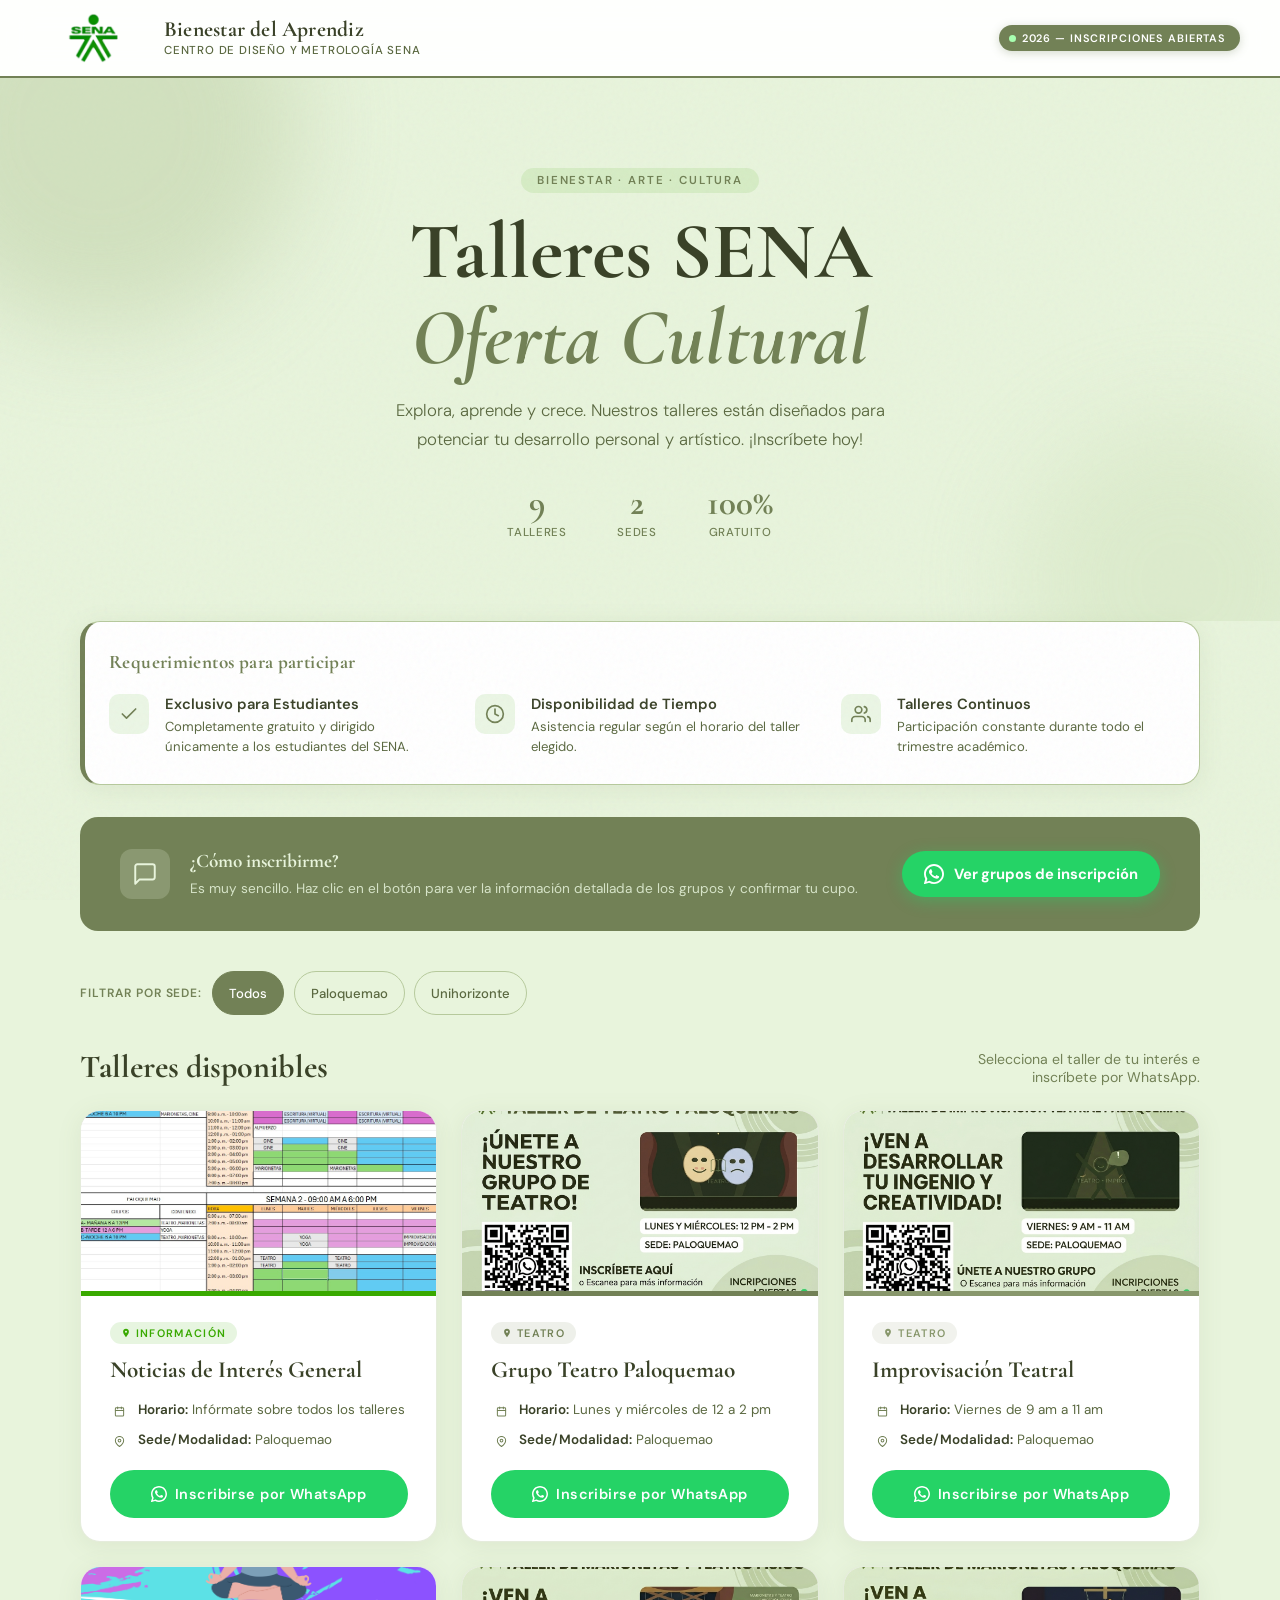
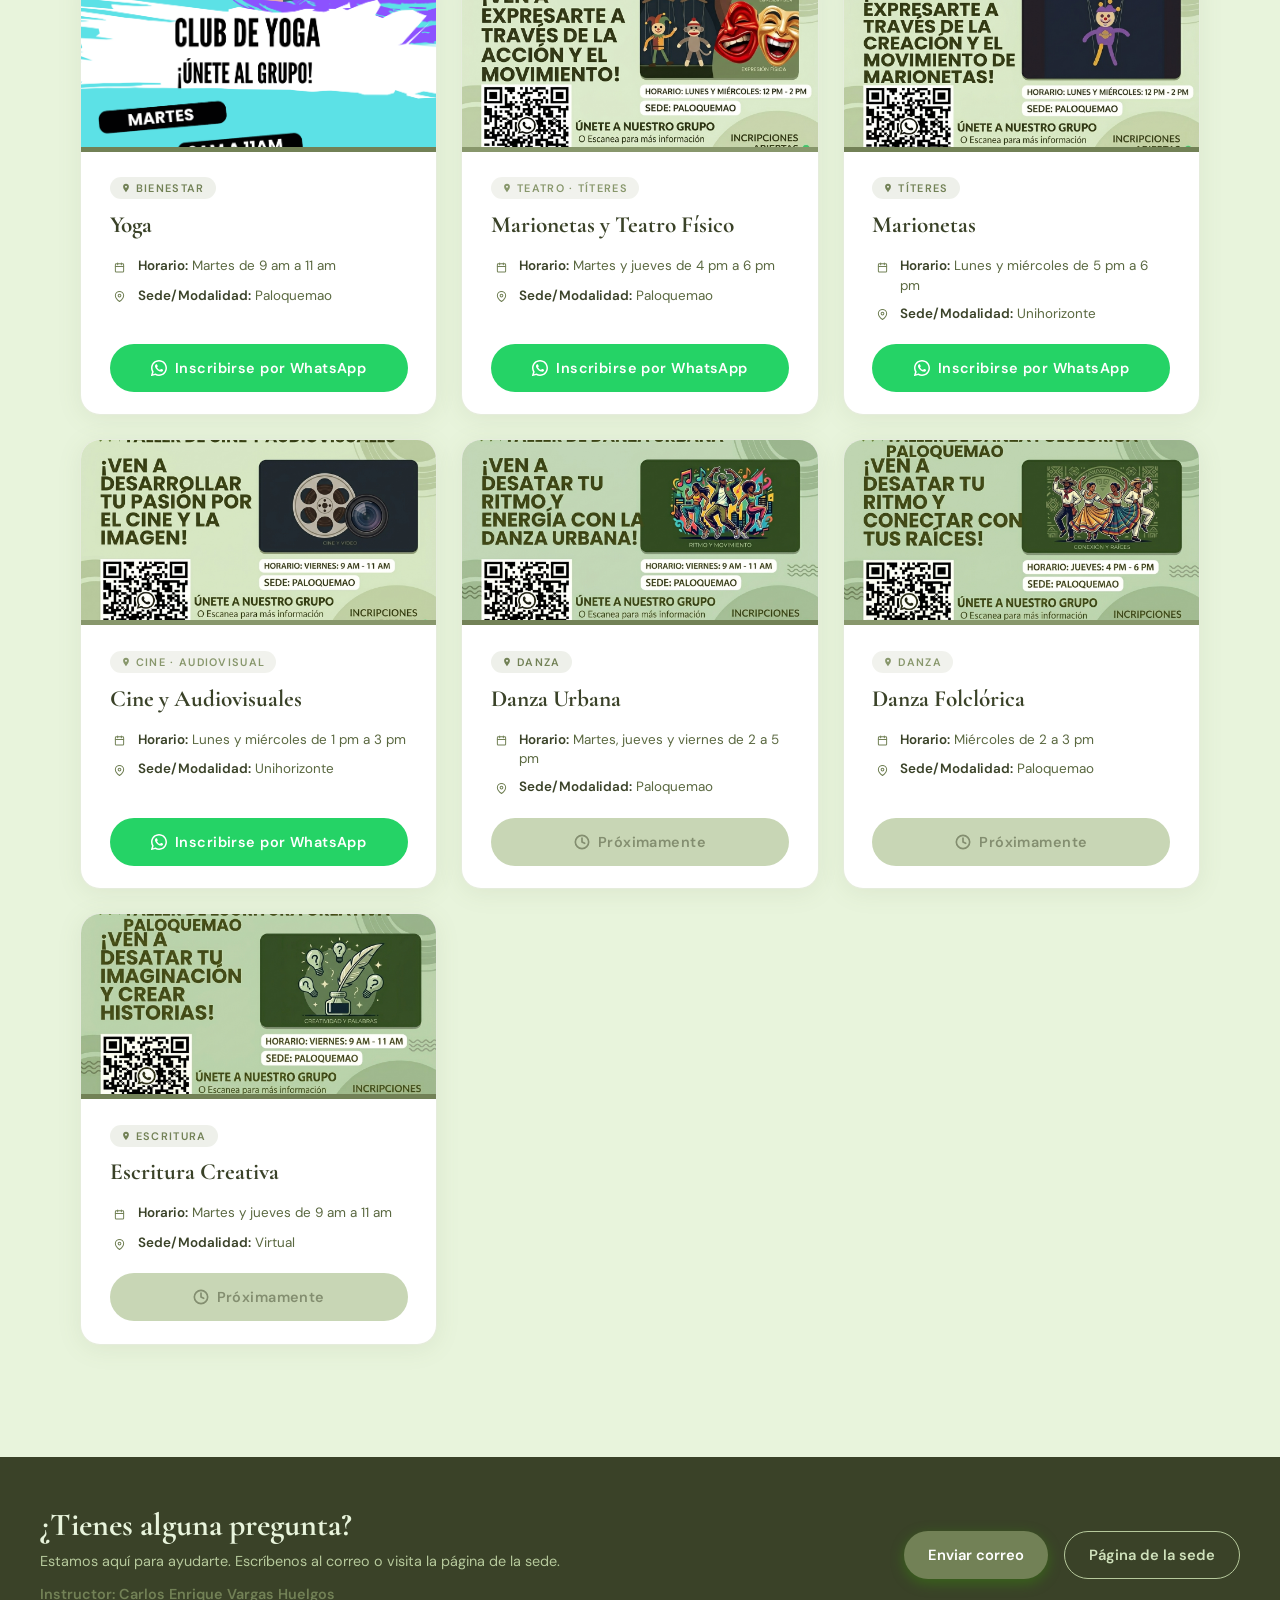
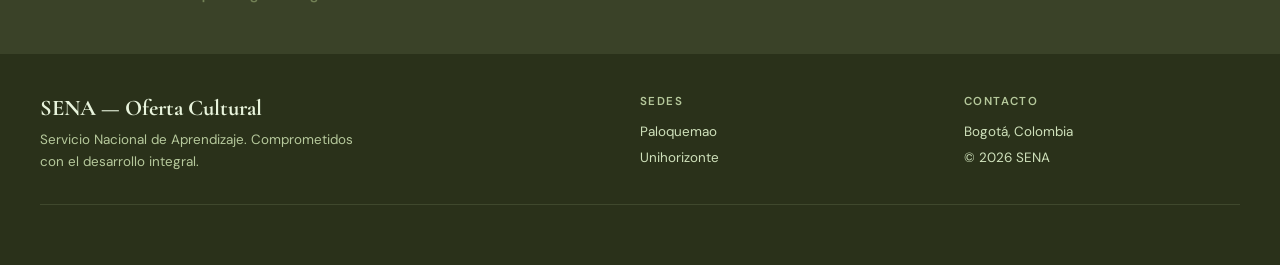
<file: index.html>
<!DOCTYPE html>
<html lang="es">
<head>
  <meta charset="UTF-8" />
  <meta name="viewport" content="width=device-width, initial-scale=1.0" />
  <title>Talleres SENA — Oferta Cultural</title>
  <link rel="preconnect" href="https://fonts.googleapis.com" />
  <link rel="preconnect" href="https://fonts.gstatic.com" crossorigin />
  <link href="https://fonts.googleapis.com/css2?family=Cormorant+Garamond:ital,wght@0,400;0,600;0,700;1,400&family=DM+Sans:wght@300;400;500;600&display=swap" rel="stylesheet" />
  <link rel="stylesheet" href="Styless.css">
</head>
<body>

  <header>
    <div class="header-inner">
      <div class="header-brand">
        <div class="logo-slot">
          <img src="IMG/Rectangle 1 (1) (1) (1) (1).png" alt="Logo SENA" class="logo-img" />
          <div class="logo-fallback" aria-hidden="true">
            <svg viewBox="0 0 40 40" fill="none" xmlns="http://www.w3.org/2000/svg">
              <circle cx="20" cy="20" r="18" fill="#728156" opacity="0.15"/>
              <path d="M10 26 Q15 14 20 20 Q25 26 30 14" stroke="#728156" stroke-width="2.5" stroke-linecap="round" fill="none"/>
              <circle cx="20" cy="12" r="3.5" fill="#728156"/>
            </svg>
          </div>
        </div>
        <div class="header-brand-text">
          <span class="header-brand-title">Bienestar del Aprendiz</span>
          <span class="header-brand-sub">Centro de Diseño y Metrología SENA</span>
        </div>
      </div>
      <div class="header-badge">
        <span class="badge-dot"></span>
        2026 — Inscripciones abiertas
      </div>
    </div>
  </header>

  <section class="hero">
    <div class="hero-decoration a"></div>
    <div class="hero-decoration b"></div>
    <div class="hero-eyebrow">Bienestar · Arte · Cultura</div>
    <h1>Talleres SENA<br /><em>Oferta Cultural</em></h1>
    <p class="hero-sub">
      Explora, aprende y crece. Nuestros talleres están diseñados para potenciar tu desarrollo personal y artístico. ¡Inscríbete hoy!
    </p>
    <div class="hero-stats">
      <div class="hero-stat">
        <span class="num">9</span>
        <span class="label">Talleres</span>
      </div>
      <div class="hero-stat">
        <span class="num">2</span>
        <span class="label">Sedes</span>
      </div>
      <div class="hero-stat">
        <span class="num">100%</span>
        <span class="label">Gratuito</span>
      </div>
    </div>
  </section>

  <div class="requisitos-banner">
    <div class="requisitos-inner">
      <h3 class="requisitos-title">Requerimientos para participar</h3>
      <div class="requisitos-grid">
        <div class="requisito-item">
          <div class="requisito-icon">
            <svg viewBox="0 0 24 24" fill="none" stroke="currentColor" stroke-width="2" stroke-linecap="round" stroke-linejoin="round">
              <polyline points="20 6 9 17 4 12"/>
            </svg>
          </div>
          <div>
            <strong>Exclusivo para Estudiantes</strong>
            <p>Completamente gratuito y dirigido únicamente a los estudiantes del SENA.</p>
          </div>
        </div>
        <div class="requisito-item">
          <div class="requisito-icon">
            <svg viewBox="0 0 24 24" fill="none" stroke="currentColor" stroke-width="2" stroke-linecap="round" stroke-linejoin="round">
              <circle cx="12" cy="12" r="10"/><polyline points="12 6 12 12 16 14"/>
            </svg>
          </div>
          <div>
            <strong>Disponibilidad de Tiempo</strong>
            <p>Asistencia regular según el horario del taller elegido.</p>
          </div>
        </div>
        <div class="requisito-item">
          <div class="requisito-icon">
            <svg viewBox="0 0 24 24" fill="none" stroke="currentColor" stroke-width="2" stroke-linecap="round" stroke-linejoin="round">
              <path d="M17 21v-2a4 4 0 0 0-4-4H5a4 4 0 0 0-4 4v2"/><circle cx="9" cy="7" r="4"/><path d="M23 21v-2a4 4 0 0 0-3-3.87"/><path d="M16 3.13a4 4 0 0 1 0 7.75"/>
            </svg>
          </div>
          <div>
            <strong>Talleres Continuos</strong>
            <p>Participación constante durante todo el trimestre académico.</p>
          </div>
        </div>
      </div>
    </div>
  </div>

  <div class="info-banner">
    <div class="info-banner-inner">
      <div class="info-banner-icon">
        <svg viewBox="0 0 24 24" fill="none" stroke="currentColor" stroke-width="1.8" stroke-linecap="round" stroke-linejoin="round">
          <path d="M21 15a2 2 0 0 1-2 2H7l-4 4V5a2 2 0 0 1 2-2h14a2 2 0 0 1 2 2z"/>
        </svg>
      </div>
      <div class="info-banner-text">
        <h3>¿Cómo inscribirme?</h3>
        <p>Es muy sencillo. Haz clic en el botón para ver la información detallada de los grupos y confirmar tu cupo.</p>
      </div>
      <a href="https://disenometrologia.blogspot.com/" class="btn-whatsapp">
        <svg width="20" height="20" viewBox="0 0 24 24" fill="currentColor">
          <path d="M17.472 14.382c-.297-.149-1.758-.867-2.03-.967-.273-.099-.471-.148-.67.15-.197.297-.767.966-.94 1.164-.173.199-.347.223-.644.075-.297-.15-1.255-.463-2.39-1.475-.883-.788-1.48-1.761-1.653-2.059-.173-.297-.018-.458.13-.606.134-.133.298-.347.446-.52.149-.174.198-.298.298-.497.099-.198.05-.371-.025-.52-.075-.149-.669-1.612-.916-2.207-.242-.579-.487-.5-.669-.51-.173-.008-.371-.01-.57-.01-.198 0-.52.074-.792.372-.272.297-1.04 1.016-1.04 2.479 0 1.462 1.065 2.875 1.213 3.074.149.198 2.096 3.2 5.077 4.487.709.306 1.262.489 1.694.625.712.227 1.36.195 1.871.118.571-.085 1.758-.719 2.006-1.413.248-.694.248-1.289.173-1.413-.074-.124-.272-.198-.57-.347z"/>
          <path d="M12 0C5.373 0 0 5.373 0 12c0 2.127.558 4.126 1.532 5.859L.057 23.03a.75.75 0 0 0 .914.914l5.17-1.475A11.943 11.943 0 0 0 12 24c6.627 0 12-5.373 12-12S18.627 0 12 0zm0 21.75a9.713 9.713 0 0 1-4.951-1.355l-.355-.212-3.677 1.05 1.068-3.565-.232-.367A9.718 9.718 0 0 1 2.25 12C2.25 6.615 6.615 2.25 12 2.25S21.75 6.615 21.75 12 17.385 21.75 12 21.75z"/>
        </svg>
        Ver grupos de inscripción
      </a>
    </div>
  </div>

  <div class="filter-bar">
    <span class="filter-label">Filtrar por sede:</span>
    <button class="filter-btn active" data-filter="all">Todos</button>
    <button class="filter-btn" data-filter="paloquemao">Paloquemao</button>
    <button class="filter-btn" data-filter="unihorizonte">Unihorizonte</button>
  </div>

  <div class="section-header">
    <h2>Talleres disponibles</h2>
    <p>Selecciona el taller de tu interés e inscríbete por WhatsApp.</p>
  </div>

  <main class="main-content">
    <div class="cards-grid" id="cardsGrid">
      <!-- Los talleres se cargarán aquí -->
    </div>
  </main>

  <section class="contacto-section">
    <div class="contacto-inner">
      <div class="contacto-text">
        <h2>¿Tienes alguna pregunta?</h2>
        <p>Estamos aquí para ayudarte. Escríbenos al correo o visita la página de la sede.</p>
        <p style="margin-top: 10px; font-weight: 600; color: #728156;">Instructor: Carlos Enrique Vargas Huelgos</p>
      </div>
      <div class="contacto-acciones">
        <a href="mailto:cvargash@sena.edu.co" class="btn-contacto btn-email">Enviar correo</a>
        <a href="https://disenometrologia.blogspot.com/" target="_blank" class="btn-contacto btn-sede">Página de la sede</a>
      </div>
    </div>
  </section>

  <footer>
    <div class="footer-inner">
      <div class="footer-top">
        <div class="footer-brand">
          <span>SENA — Oferta Cultural</span>
          <p>Servicio Nacional de Aprendizaje. Comprometidos con el desarrollo integral.</p>
        </div>
        <div class="footer-col">
          <h4>Sedes</h4>
          <ul><li>Paloquemao</li><li>Unihorizonte</li></ul>
        </div>
        <div class="footer-col">
          <h4>Contacto</h4>
          <ul><li>Bogotá, Colombia</li><li>&copy; 2026 SENA</li></ul>
        </div>
      </div>
    </div>
  </footer>

  <!-- IMPORTANTE: El nombre del archivo debe coincidir con el que guardes -->
  <script src="Scripts.js"></script>
</body>
</html>
</file>
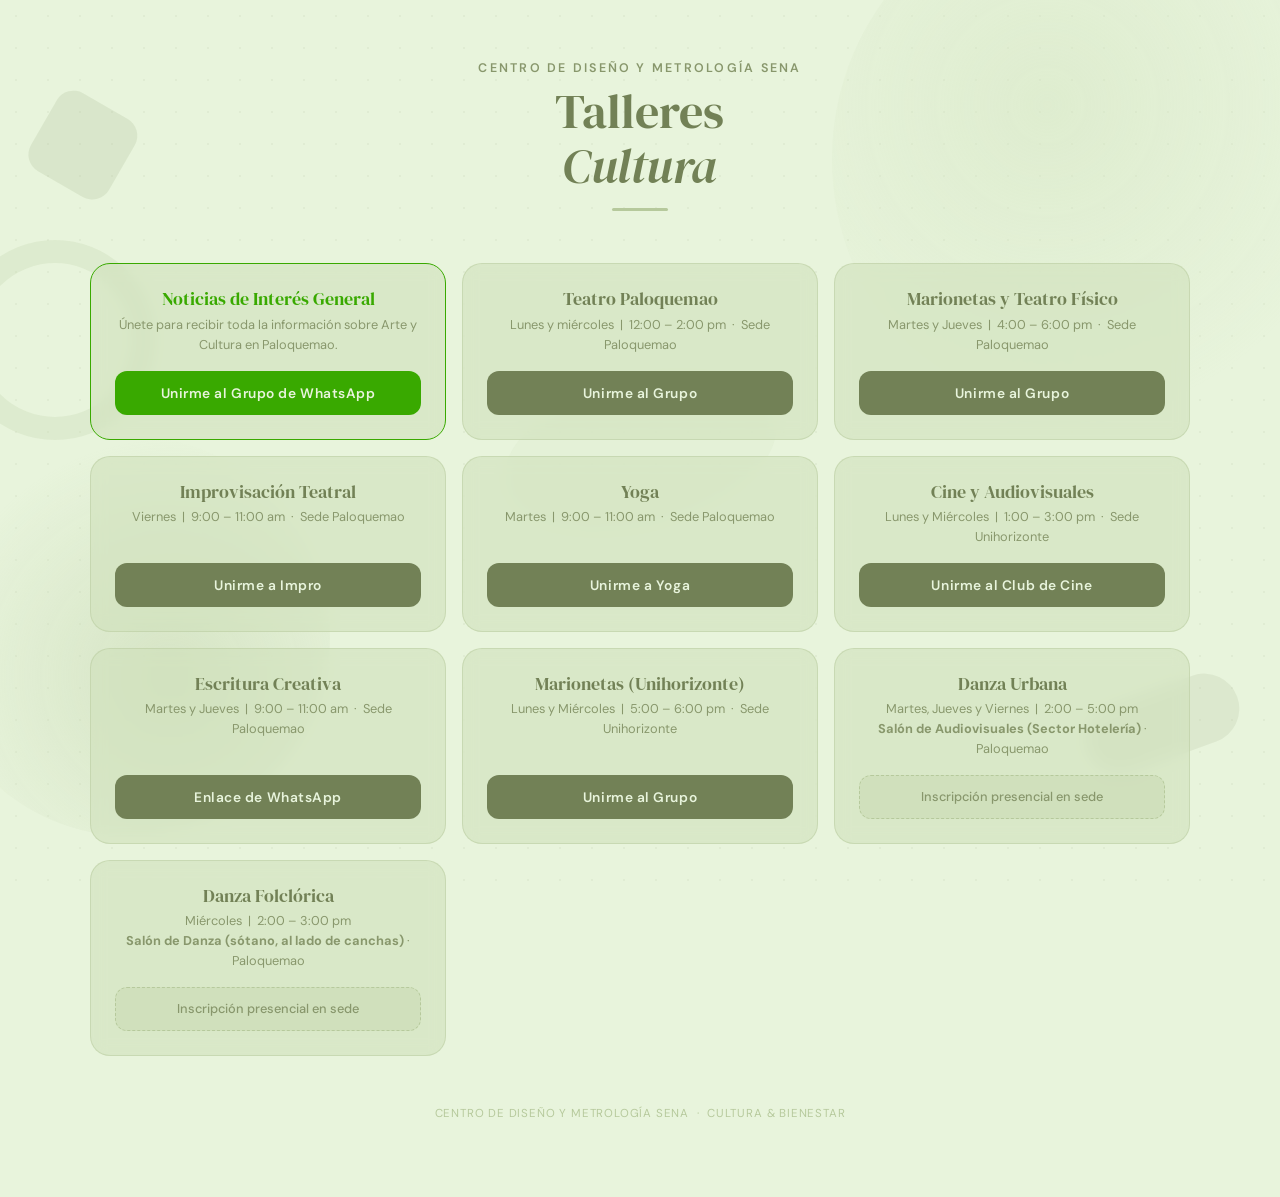
<file: UX/sena_grupos_refactored.html>
<!DOCTYPE html>
<html lang="es">
<head>
    <meta charset="UTF-8">
    <meta name="viewport" content="width=device-width, initial-scale=1.0, viewport-fit=cover">
    <title>Talleres Cultura SENA</title>
    <link href="https://fonts.googleapis.com/css2?family=DM+Serif+Display:ital@0;1&family=DM+Sans:opsz,wght@9..40,300;9..40,400;9..40,500;9..40,600&display=swap" rel="stylesheet">
    <link rel="stylesheet" href="Styles.css">

</head>
<body>

    <div class="bg-shapes">
        <div class="dots"></div>
        <div class="shape s1"></div>
        <div class="shape s2"></div>
        <div class="shape s3"></div>
        <div class="shape s4"></div>
        <div class="shape s5"></div>
        <div class="shape s6"></div>
    </div>

    <div class="page-wrapper">

        <header class="header">
            <p class="header-eyebrow">Centro de Diseño y Metrología SENA</p>
            <h1>Talleres<br><em>Cultura</em></h1>
            <div class="header-line"></div>
        </header>

        <main class="container">

            <div class="taller-item" style="border-color: #39A900;">
                <span class="taller-nombre" style="color: #39A900;">Noticias de Interés General</span>
                <span class="taller-horario">Únete para recibir toda la información sobre Arte y Cultura en Paloquemao.</span>
                <a href="https://chat.whatsapp.com/DickSKFJERoD8q3OvwV38C?mode=gi_t" class="btn-link special">Unirme al Grupo de WhatsApp</a>
            </div>

            <div class="taller-item">
                <span class="taller-nombre">Teatro Paloquemao</span>
                <span class="taller-horario">Lunes y miércoles &nbsp;|&nbsp; 12:00&nbsp;&ndash;&nbsp;2:00&nbsp;pm &nbsp;&middot;&nbsp; Sede Paloquemao</span>
                <a href="https://chat.whatsapp.com/JlCkML2D0o8ESwYIMf7yhe?mode=gi_t" class="btn-link">Unirme al Grupo</a>
            </div>

            <div class="taller-item">
                <span class="taller-nombre">Marionetas y Teatro Físico</span>
                <span class="taller-horario">Martes y Jueves &nbsp;|&nbsp; 4:00&nbsp;&ndash;&nbsp;6:00&nbsp;pm &nbsp;&middot;&nbsp; Sede Paloquemao</span>
                <a href="https://chat.whatsapp.com/LcFBjaaHYuKAzRbaDB5GQq?mode=gi_t" class="btn-link">Unirme al Grupo</a>
            </div>

            <div class="taller-item">
                <span class="taller-nombre">Improvisación Teatral</span>
                <span class="taller-horario">Viernes &nbsp;|&nbsp; 9:00&nbsp;&ndash;&nbsp;11:00&nbsp;am &nbsp;&middot;&nbsp; Sede Paloquemao</span>
                <a href="https://chat.whatsapp.com/Bjo0dRyTV6SGrJjRtiS3H3?mode=gi_t" class="btn-link">Unirme a Impro</a>
            </div>

            <div class="taller-item">
                <span class="taller-nombre">Yoga</span>
                <span class="taller-horario">Martes &nbsp;|&nbsp; 9:00&nbsp;&ndash;&nbsp;11:00&nbsp;am &nbsp;&middot;&nbsp; Sede Paloquemao</span>
                <a href="https://chat.whatsapp.com/B8KRfVKZ3HqF56wUTFU1aY?mode=gi_t" class="btn-link">Unirme a Yoga</a>
            </div>

            <div class="taller-item">
                <span class="taller-nombre">Cine y Audiovisuales</span>
                <span class="taller-horario">Lunes y Miércoles &nbsp;|&nbsp; 1:00&nbsp;&ndash;&nbsp;3:00&nbsp;pm &nbsp;&middot;&nbsp; Sede Unihorizonte</span>
                <a href="https://chat.whatsapp.com/G9GgIQqdK1IIKQjaa1cJ1Z?mode=gi_t" class="btn-link">Unirme al Club de Cine</a>
            </div>

            <div class="taller-item">
                <span class="taller-nombre">Escritura Creativa</span>
                <span class="taller-horario">Martes y Jueves &nbsp;|&nbsp; 9:00&nbsp;&ndash;&nbsp;11:00&nbsp;am &nbsp;&middot;&nbsp; Sede Paloquemao</span>
                <a href="https://chat.whatsapp.com/LLZ66wgDsi6Boo2Jr4Zyiq?mode=gi_t" class="btn-link">Enlace de WhatsApp</a>
            </div>

            <div class="taller-item">
                <span class="taller-nombre">Marionetas (Unihorizonte)</span>
                <span class="taller-horario">Lunes y Miércoles &nbsp;|&nbsp; 5:00&nbsp;&ndash;&nbsp;6:00&nbsp;pm &nbsp;&middot;&nbsp; Sede Unihorizonte</span>
                <a href="https://chat.whatsapp.com/L3aNUCYH1X59o9L7ZJhO9Q?mode=gi_t" class="btn-link">Unirme al Grupo</a>
            </div>

            <div class="taller-item">
                <span class="taller-nombre">Danza Urbana</span>
                <span class="taller-horario">Martes, Jueves y Viernes &nbsp;|&nbsp; 2:00&nbsp;&ndash;&nbsp;5:00&nbsp;pm <br> <strong>Salón de Audiovisuales (Sector Hotelería)</strong> &middot; Paloquemao</span>
                <span class="no-link">Inscripción presencial en sede</span>
            </div>

            <div class="taller-item">
                <span class="taller-nombre">Danza Folclórica</span>
                <span class="taller-horario">Miércoles &nbsp;|&nbsp; 2:00&nbsp;&ndash;&nbsp;3:00&nbsp;pm <br> <strong>Salón de Danza (sótano, al lado de canchas)</strong> &middot; Paloquemao</span>
                <span class="no-link">Inscripción presencial en sede</span>
            </div>

        </main>

        <p class="footer">Centro de Diseño y Metrología SENA &nbsp;&middot;&nbsp; Cultura &amp; Bienestar</p>

    </div>

</body>
</html>
</file>
<file: Styless.css>
/* ══════════════════════════════════════════════════
   TALLERES SENA — CSS Responsivo
   Oferta Cultural · Centro de Diseño y Metrología
   Paleta: Verde SENA + Blanco institucional
   ══════════════════════════════════════════════════ */

/* ── Variables ──────────────────────────────────── */
:root {
  --sena-verde:     #728156;   /* Verde corporativo SENA */
  --sena-verde-osc: #2d8500;   /* Verde oscuro hover    */
  --c1:  #728156;              /* Verde oliva principal  */
  --c2:  #728156;              /* Verde oliva medio      */
  --c3:  #B6C99C;              /* Verde oliva claro      */
  --c4:  #CFE1BB;              /* Verde muy claro        */
  --c5:  #E8F4DC;              /* Casi blanco verdoso    */
  --white: #ffffff;
  --text-dark:  #3a4228;
  --text-mid:   #5a6840;
  --text-light: #728156;
  --radius-card: 20px;
  --radius-btn:  100px;
  --shadow-soft: 0 8px 32px rgba(114,129,86,0.13);
  --shadow-card: 0 4px 24px rgba(114,129,86,0.10);
  --transition:  0.35s cubic-bezier(0.4,0,0.2,1);
  --px: 1rem;
}

/* ── Reset ──────────────────────────────────────── */
*, *::before, *::after { box-sizing: border-box; margin: 0; padding: 0; }
html { scroll-behavior: smooth; -webkit-text-size-adjust: 100%; }
body {
  font-family: 'DM Sans', sans-serif;
  background: var(--c5);
  color: var(--text-dark);
  min-height: 100vh;
  overflow-x: hidden;
  -webkit-font-smoothing: antialiased;
}
img, svg { max-width: 100%; display: block; }

/* ── Noise texture ──────────────────────────────── */
body::before {
  content: '';
  position: fixed; inset: 0;
  background-image: url("data:image/svg+xml,%3Csvg viewBox='0 0 256 256' xmlns='http://www.w3.org/2000/svg'%3E%3Cfilter id='noise'%3E%3CfeTurbulence type='fractalNoise' baseFrequency='0.9' numOctaves='4' stitchTiles='stitch'/%3E%3C/filter%3E%3Crect width='100%25' height='100%25' filter='url(%23noise)' opacity='0.04'/%3E%3C/svg%3E");
  pointer-events: none; z-index: 0;
}

/* ════════════════════════════════════════════════
   HEADER — Logos institucionales
   ════════════════════════════════════════════════ */
header {
  position: sticky; top: 0; z-index: 100;
  background: rgba(255,255,255,0.95);
  backdrop-filter: blur(14px);
  -webkit-backdrop-filter: blur(14px);
  border-bottom: 2px solid var(--sena-verde);
  padding: 0 var(--px);
  animation: slideDown 0.5s 0.05s both;
}

.header-inner {
  max-width: 1200px;
  margin: 0 auto;
  height: 70px;
  display: flex;
  align-items: center;
  justify-content: space-between;
  gap: 1rem;
}

/* ── Marca: logo + texto ── */
.header-brand {
  display: flex;
  align-items: center;
  gap: 14px;
  flex-shrink: 0;
}

/* Slot único del logo */
.logo-slot {
  width: 64px;
  height: 56px;
  display: flex;
  align-items: center;
  justify-content: center;
  flex-shrink: 0;
  position: relative;
}

.logo-fallback {
  position: absolute;
  inset: 6px;
  display: flex;
  align-items: center;
  justify-content: center;
}
.logo-fallback svg { width: 100%; height: 100%; }

/* Hide fallback when real logo loads */
.logo-img[src]:not([src=""]) + .logo-fallback { display: none; }

/* La imagen del logo */
.logo-img {
  width: 100%;
  height: 100%;
  object-fit: contain;
  padding: 4px;
  display: none;
}
.logo-img[src]:not([src=""]) { display: block; }

/* Texto al lado del logo */
.header-brand-text {
  display: flex;
  flex-direction: column;
  gap: 2px;
}

.header-brand-title {
  font-family: 'Cormorant Garamond', serif;
  font-size: 1.35rem;
  font-weight: 700;
  color: var(--text-dark);
  line-height: 1.1;
  letter-spacing: 0.01em;
}

.header-brand-sub {
  font-size: 0.72rem;
  font-weight: 500;
  color: var(--text-mid);
  text-transform: uppercase;
  letter-spacing: 0.07em;
}

.header-badge {
  display: inline-flex;
  align-items: center;
  gap: 6px;
  background: var(--sena-verde);
  color: var(--white);
  font-size: 0.68rem;
  font-weight: 600;
  letter-spacing: 0.08em;
  text-transform: uppercase;
  padding: 6px 14px 6px 10px;
  border-radius: var(--radius-btn);
  white-space: nowrap;
  box-shadow: 0 2px 10px rgba(114,129,86,0.3);
  animation: none;
}

.badge-dot {
  width: 7px;
  height: 7px;
  border-radius: 50%;
  background: #a8ffb0;
  flex-shrink: 0;
  box-shadow: 0 0 0 0 rgba(168,255,176,0.5);
  animation: pulse-dot 2s infinite;
}

@keyframes pulse-dot {
  0%   { box-shadow: 0 0 0 0 rgba(168,255,176,0.6); }
  70%  { box-shadow: 0 0 0 6px rgba(168,255,176,0); }
  100% { box-shadow: 0 0 0 0 rgba(168,255,176,0); }
}

/* ════════════════════════════════════════════════
   HERO
   ════════════════════════════════════════════════ */
.hero {
  position: relative;
  padding: 60px var(--px) 56px;
  text-align: center;
  overflow: hidden;
}

.hero-decoration {
  position: absolute; border-radius: 50%;
  filter: blur(50px); opacity: 0.45; pointer-events: none;
}
.hero-decoration.a { width: min(400px,90vw); height: min(400px,90vw); background: var(--c3); top: -150px; left: -100px; }
.hero-decoration.b { width: min(320px,80vw); height: min(320px,80vw); background: var(--c4); bottom: -120px; right: -60px; }

.hero-eyebrow {
  display: inline-block;
  font-size: 0.72rem; font-weight: 600;
  letter-spacing: 0.16em; text-transform: uppercase;
  color: var(--sena-verde);
  background: rgba(57,169,0,0.10);
  padding: 5px 16px; border-radius: 100px;
  margin-bottom: 1rem; position: relative;
}

.hero h1 {
  font-family: 'Cormorant Garamond', serif;
  font-size: clamp(2.2rem, 8vw, 5rem);
  font-weight: 700; line-height: 1.08;
  color: var(--text-dark);
  max-width: 820px; margin: 0 auto 0.9rem;
  position: relative;
}
.hero h1 em { font-style: italic; color: var(--sena-verde); }

.hero-sub {
  font-size: clamp(0.92rem,2.5vw,1.05rem); font-weight: 300;
  color: var(--text-mid); max-width: 520px;
  margin: 0 auto 2rem; line-height: 1.7; position: relative;
}

.hero-stats {
  display: flex; justify-content: center;
  gap: clamp(1.5rem,5vw,2.5rem); flex-wrap: wrap; position: relative;
}
.hero-stat { text-align: center; min-width: 60px; }
.hero-stat .num {
  font-family: 'Cormorant Garamond', serif;
  font-size: clamp(1.8rem,5vw,2.2rem); font-weight: 700;
  color: var(--sena-verde); display: block; line-height: 1;
}
.hero-stat .label {
  font-size: 0.72rem; font-weight: 500;
  color: var(--text-light); letter-spacing: 0.06em; text-transform: uppercase;
}

/* ════════════════════════════════════════════════
   REQUERIMIENTOS
   ════════════════════════════════════════════════ */
.requisitos-banner {
  max-width: 1200px;
  margin: 0 auto 2rem;
  padding: 0 var(--px);
}

.requisitos-inner {
  background: var(--white);
  border: 1.5px solid var(--c3);
  border-left: 5px solid var(--sena-verde);
  border-radius: var(--radius-card);
  padding: 1.75rem 1.5rem;
  box-shadow: var(--shadow-card);
}

.requisitos-title {
  font-family: 'Cormorant Garamond', serif;
  font-size: 1.2rem; font-weight: 700;
  color: var(--sena-verde);
  margin-bottom: 1.2rem;
  letter-spacing: 0.02em;
}

.requisitos-grid {
  display: grid;
  grid-template-columns: 1fr;
  gap: 1rem;
}

.requisito-item {
  display: flex;
  align-items: flex-start;
  gap: 1rem;
}

.requisito-icon {
  width: 40px; height: 40px; min-width: 40px;
  background: rgba(57,169,0,0.10);
  border-radius: 10px;
  display: flex; align-items: center; justify-content: center;
}
.requisito-icon svg {
  width: 20px; height: 20px;
  stroke: var(--sena-verde); fill: none;
  stroke-width: 2; stroke-linecap: round; stroke-linejoin: round;
}

.requisito-item strong {
  display: block;
  font-size: 0.92rem; font-weight: 600;
  color: var(--text-dark); margin-bottom: 0.2rem;
}
.requisito-item p {
  font-size: 0.82rem;
  color: var(--text-mid); line-height: 1.5;
}

/* ════════════════════════════════════════════════
   INFO BANNER — ¿Cómo inscribirse? + WhatsApp
   ════════════════════════════════════════════════ */
.info-banner {
  max-width: 1200px;
  margin: 0 auto 2.5rem;
  padding: 0 var(--px);
  animation: fadeUp 0.6s 0.5s both;
}

.info-banner-inner {
  background: var(--c1);
  border-radius: 18px;
  padding: 1.5rem;
  display: flex;
  align-items: center;
  gap: 1.25rem;
  flex-wrap: wrap;
}

.info-banner-icon {
  width: 50px; height: 50px; min-width: 50px;
  background: rgba(232,244,220,0.2);
  border-radius: 12px;
  display: flex; align-items: center; justify-content: center;
  flex-shrink: 0;
}
.info-banner-icon svg { width: 26px; height: 26px; stroke: var(--c5); fill: none; stroke-width: 1.8; stroke-linecap: round; stroke-linejoin: round; }

.info-banner-text { flex: 1; min-width: 200px; }
.info-banner-text h3 {
  font-family: 'Cormorant Garamond', serif;
  font-size: 1.2rem; font-weight: 700;
  color: var(--c5); margin-bottom: 0.3rem;
}
.info-banner-text p {
  font-size: 0.85rem;
  color: rgba(232,244,220,0.85); line-height: 1.55;
}

/* Botón WhatsApp */
.btn-whatsapp {
  display: inline-flex;
  align-items: center;
  gap: 10px;
  background: #25D366;
  color: var(--white);
  font-family: 'DM Sans', sans-serif;
  font-size: 0.92rem; font-weight: 700;
  padding: 13px 22px;
  border-radius: var(--radius-btn);
  text-decoration: none;
  border: none; cursor: pointer;
  transition: var(--transition);
  white-space: nowrap;
  flex-shrink: 0;
  box-shadow: 0 4px 16px rgba(37,211,102,0.40);
}
.btn-whatsapp:hover {
  background: #1ebe5d;
  transform: translateY(-2px);
  box-shadow: 0 8px 24px rgba(37,211,102,0.45);
}
.btn-whatsapp:active { transform: scale(0.97); }

/* ════════════════════════════════════════════════
   FILTER BAR — Sin sede virtual
   ════════════════════════════════════════════════ */
.filter-bar {
  max-width: 1200px; margin: 0 auto 1.75rem;
  padding: 0 var(--px) 4px;
  display: flex; align-items: center; gap: 0.6rem;
  overflow-x: auto; -webkit-overflow-scrolling: touch;
  scrollbar-width: none; -ms-overflow-style: none;
  animation: fadeUp 0.6s 0.6s both;
}
.filter-bar::-webkit-scrollbar { display: none; }

.filter-label {
  font-size: 0.75rem; font-weight: 600;
  color: var(--text-light); text-transform: uppercase;
  letter-spacing: 0.08em; white-space: nowrap; flex-shrink: 0;
}

.filter-btn {
  background: transparent;
  border: 1.5px solid var(--c3);
  color: var(--text-mid);
  font-family: 'DM Sans', sans-serif;
  font-size: 0.82rem; font-weight: 500;
  min-height: 44px; padding: 0 16px;
  border-radius: 100px; cursor: pointer;
  transition: var(--transition);
  white-space: nowrap; flex-shrink: 0;
  -webkit-tap-highlight-color: transparent;
}
.filter-btn:hover, .filter-btn.active {
  background: var(--sena-verde);
  border-color: var(--sena-verde);
  color: var(--white);
}

/* ════════════════════════════════════════════════
   SECTION HEADER
   ════════════════════════════════════════════════ */
.section-header {
  max-width: 1200px; margin: 0 auto 1.25rem;
  padding: 0 var(--px);
  display: flex; flex-direction: column; gap: 0.3rem;
  animation: fadeUp 0.6s 0.65s both;
}
.section-header h2 {
  font-family: 'Cormorant Garamond', serif;
  font-size: clamp(1.5rem,4vw,2rem); font-weight: 700;
  color: var(--text-dark);
}
.section-header p {
  font-size: 0.88rem; color: var(--text-light);
}

/* ════════════════════════════════════════════════
   MAIN / GRID
   ════════════════════════════════════════════════ */
.main-content {
  max-width: 1200px; margin: 0 auto;
  padding: 0 var(--px) 4rem;
}
.cards-grid {
  display: grid;
  grid-template-columns: 1fr;
  gap: 1.25rem;
}

/* ════════════════════════════════════════════════
   TARJETA + IMAGEN ALUSIVA
   ════════════════════════════════════════════════ */
.card {
  background: var(--white);
  border-radius: var(--radius-card);
  box-shadow: var(--shadow-card);
  overflow: hidden;
  display: flex; flex-direction: column;
  opacity: 0; transform: translateY(24px);
  transition: box-shadow var(--transition), transform var(--transition), opacity var(--transition);
  border: 1px solid rgba(182,201,156,0.35);
  min-width: 0;
}
.card.visible { opacity: 1; transform: translateY(0); }
@media (hover: hover) {
  .card:hover {
    box-shadow: 0 16px 48px rgba(114,129,86,0.18);
    transform: translateY(-4px);
  }
}

/* ── Zona de imagen alusiva al taller ── */
.card-image-slot {
  position: relative;
  width: 100%;
  height: 140px;
  overflow: hidden;
  background: color-mix(in srgb, var(--card-color, var(--c1)) 8%, white);
  flex-shrink: 0;
}

/* Imagen real (cuando la insertes) */
.card-img {
  width: 100%; height: 100%;
  object-fit: cover;
  display: none;
  transition: transform 0.5s ease;
}
.card-img[src]:not([src=""]) { display: block; }
.card:hover .card-img { transform: scale(1.05); }

/* Placeholder visible mientras no haya imagen */
.card-image-placeholder {
  position: absolute; inset: 0;
  display: flex; flex-direction: column;
  align-items: center; justify-content: center;
  gap: 8px;
  border: 2px dashed color-mix(in srgb, var(--card-color, var(--c1)) 30%, transparent);
  border-radius: 0;
}
.card-image-placeholder svg {
  width: 36px; height: 36px;
  stroke: color-mix(in srgb, var(--card-color, var(--c1)) 55%, transparent);
  fill: none; stroke-width: 1.2;
}
.card-image-placeholder span {
  font-size: 0.7rem; font-weight: 600;
  letter-spacing: 0.1em; text-transform: uppercase;
  color: color-mix(in srgb, var(--card-color, var(--c1)) 60%, transparent);
}

.card-accent {
  height: 5px;
  background: var(--card-color, var(--c1));
  flex-shrink: 0;
}

.card-body {
  padding: 1.4rem 1.5rem 1.3rem;
  flex: 1; display: flex; flex-direction: column;
}

.card-category {
  display: inline-flex; align-items: center; gap: 5px;
  font-size: 0.68rem; font-weight: 600;
  letter-spacing: 0.12em; text-transform: uppercase;
  color: var(--card-color, var(--c1));
  background: color-mix(in srgb, var(--card-color, var(--c1)) 12%, transparent);
  padding: 4px 11px; border-radius: 100px;
  margin-bottom: 0.8rem; width: fit-content;
}

.card h2 {
  font-family: 'Cormorant Garamond', serif;
  font-size: clamp(1.2rem,3.5vw,1.45rem); font-weight: 700;
  color: var(--text-dark); line-height: 1.2; margin-bottom: 1rem;
}

.card-meta {
  display: flex; flex-direction: column;
  gap: 0.55rem; margin-bottom: 1.2rem; flex: 1;
}

.meta-row {
  display: flex; align-items: flex-start; gap: 8px;
  font-size: 0.84rem; color: var(--text-mid); line-height: 1.45;
}
.meta-icon {
  width: 20px; height: 20px; min-width: 20px;
  display: flex; align-items: center; justify-content: center; margin-top: 1px;
}
.meta-icon svg {
  width: 11px; height: 11px;
  stroke: var(--sena-verde); fill: none; stroke-width: 2.2;
  stroke-linecap: round; stroke-linejoin: round;
}
.meta-label { font-weight: 600; color: var(--text-dark); margin-right: 4px; }

/* ════════════════════════════════════════════════
   BOTÓN INSCRIPCIÓN
   ════════════════════════════════════════════════ */
.btn-inscripcion {
  display: inline-flex; align-items: center; justify-content: center; gap: 8px;
  width: 100%; min-height: 48px;
  background: var(--card-color, var(--sena-verde));
  color: var(--white);
  font-family: 'DM Sans', sans-serif;
  font-size: 0.9rem; font-weight: 600; letter-spacing: 0.03em;
  padding: 12px 20px; border-radius: var(--radius-btn);
  text-decoration: none; border: none; cursor: pointer;
  transition: var(--transition); position: relative; overflow: hidden;
  -webkit-tap-highlight-color: transparent;
}
.btn-inscripcion::after {
  content: ''; position: absolute; inset: 0;
  background: rgba(255,255,255,0); transition: background var(--transition);
}
@media (hover: hover) {
  .btn-inscripcion:hover { transform: scale(1.025); box-shadow: 0 8px 24px color-mix(in srgb, var(--card-color, var(--c1)) 45%, transparent); }
  .btn-inscripcion:hover::after { background: rgba(255,255,255,0.08); }
  .btn-inscripcion:hover .btn-arrow { transform: translateX(4px); }
}
.btn-inscripcion:active { transform: scale(0.97); }
.btn-inscripcion:focus-visible { outline: 2px solid var(--sena-verde); outline-offset: 3px; }
.btn-arrow { transition: transform var(--transition); flex-shrink: 0; }
/* ── WhatsApp card button ── */
.btn-wa {
  background: #25D366;
}
@media (hover: hover) {
  .btn-wa:hover {
    background: #1ebe5d;
    box-shadow: 0 8px 24px rgba(37,211,102,0.5) !important;
  }
}

/* ── Pending (próximamente) button ── */
.btn-pending {
  background: var(--c3);
  color: var(--text-mid);
  cursor: not-allowed;
  opacity: 0.75;
  font-family: 'DM Sans', sans-serif;
  font-size: 0.9rem;
  font-weight: 600;
  letter-spacing: 0.03em;
}
.btn-pending:hover { transform: none !important; box-shadow: none !important; }


/* ════════════════════════════════════════════════
   SECCIÓN DE CONTACTO
   ════════════════════════════════════════════════ */
.contacto-section {
  background: var(--text-dark);
  padding: 3rem var(--px);
  margin-top: 1rem;
}

.contacto-inner {
  max-width: 1200px; margin: 0 auto;
  display: flex;
  flex-direction: column;
  align-items: flex-start;
  gap: 1.75rem;
}

.contacto-text h2 {
  font-family: 'Cormorant Garamond', serif;
  font-size: clamp(1.5rem,4vw,2rem); font-weight: 700;
  color: var(--c5); margin-bottom: 0.4rem;
}
.contacto-text p {
  font-size: 0.9rem; color: var(--c3); line-height: 1.6;
}

.contacto-acciones {
  display: flex; flex-wrap: wrap; gap: 1rem;
}

.btn-contacto {
  display: inline-flex; align-items: center; gap: 10px;
  font-family: 'DM Sans', sans-serif;
  font-size: 0.92rem; font-weight: 600;
  padding: 13px 24px; border-radius: var(--radius-btn);
  text-decoration: none; transition: var(--transition);
  cursor: pointer;
}

/* Botón Enviar correo */
.btn-email {
  background: var(--sena-verde);
  color: var(--white);
  box-shadow: 0 4px 14px rgba(57,169,0,0.35);
}
.btn-email:hover {
  background: var(--sena-verde-osc);
  transform: translateY(-2px);
  box-shadow: 0 8px 20px rgba(57,169,0,0.40);
}

/* Botón Página de la sede */
.btn-sede {
  background: transparent;
  border: 1.5px solid var(--c3);
  color: var(--c4);
}
.btn-sede:hover {
  background: rgba(182,201,156,0.12);
  border-color: var(--c4);
  color: var(--c5);
  transform: translateY(-2px);
}

/* ════════════════════════════════════════════════
   FOOTER
   ════════════════════════════════════════════════ */
footer {
  background: #2a311a;
  color: var(--c4);
  padding: 2.5rem var(--px) 1.75rem;
}
.footer-inner { max-width: 1200px; margin: 0 auto; }
.footer-top {
  display: grid; grid-template-columns: 1fr; gap: 2rem;
  margin-bottom: 2rem; padding-bottom: 2rem;
  border-bottom: 1px solid rgba(182,201,156,0.15);
}
.footer-brand span {
  display: block;
  font-family: 'Cormorant Garamond', serif;
  font-size: 1.4rem; font-weight: 700;
  color: var(--c5); margin-bottom: 0.5rem;
}
.footer-brand p { font-size: 0.84rem; color: var(--c3); line-height: 1.6; max-width: 320px; }
.footer-col h4 {
  font-size: 0.72rem; font-weight: 600;
  letter-spacing: 0.12em; text-transform: uppercase;
  color: var(--c3); margin-bottom: 0.85rem;
}
.footer-col ul { list-style: none; display: flex; flex-direction: column; gap: 0.45rem; }
.footer-col ul li { font-size: 0.84rem; color: var(--c4); line-height: 1.4; }
.footer-col ul li a { color: var(--c4); text-decoration: none; transition: color 0.2s; }
.footer-col ul li a:hover { color: var(--c5); }
.footer-bottom {
  display: flex; align-items: center;
  justify-content: space-between; flex-wrap: wrap; gap: 0.75rem;
}
.footer-bottom p { font-size: 0.78rem; color: var(--c3); line-height: 1.5; }
.footer-dots { display: flex; gap: 6px; }
.footer-dots span { width: 8px; height: 8px; border-radius: 50%; background: var(--c2); opacity: 0.5; }
.footer-dots span:first-child { opacity: 1; background: var(--sena-verde); }
.footer-dots span:nth-child(2) { opacity: 0.7; }

/* ════════════════════════════════════════════════
   BREAKPOINTS — Mobile-first responsive
   ════════════════════════════════════════════════ */

/* ── Pantallas muy pequeñas (< 360px) ── */
@media (max-width: 359px) {
  .header-brand-title { font-size: 1.05rem; }
  .header-brand-sub   { display: none; }
  .header-badge       { display: none; }
  .logo-slot          { width: 48px; height: 44px; }
  .hero h1            { font-size: 1.9rem; }
  .filter-btn         { font-size: 0.75rem; padding: 0 12px; min-height: 40px; }
}

/* ── Móvil pequeño (< 480px) — badge compacto ── */
@media (max-width: 479px) {
  /* Header: ocultar el badge en pantallas muy ajustadas */
  .header-badge { 
    font-size: 0.62rem;
    padding: 5px 10px 5px 8px;
    letter-spacing: 0.04em;
  }
  /* Reducir el "2026 — Inscripciones abiertas" a solo el dot + año */
  .header-badge::before { content: ''; }

  /* Info banner: botón al ancho completo en móvil */
  .info-banner-inner  { flex-direction: column; align-items: stretch; }
  .btn-whatsapp       { width: 100%; justify-content: center; }

  /* Filtros: ocultar label para dar más espacio a los botones */
  .filter-label { display: none; }

  /* Contacto: botones apilados y a ancho completo */
  .contacto-acciones  { flex-direction: column; }
  .btn-contacto       { width: 100%; justify-content: center; }

  /* Footer bottom: apilar en lugar de row */
  .footer-bottom { flex-direction: column; align-items: flex-start; }
}

/* ── 480px ── */
@media (min-width: 480px) {
  :root { --px: 1.25rem; }
  .hero { padding: 70px var(--px) 64px; }
  .section-header { flex-direction: row; align-items: flex-end; justify-content: space-between; }
  .section-header p { text-align: right; max-width: 260px; }
  .requisitos-grid { grid-template-columns: 1fr 1fr; }
  /* Info banner: icono + texto en fila, botón debajo */
  .info-banner-inner  { flex-wrap: wrap; }
  .btn-whatsapp       { width: 100%; justify-content: center; flex-shrink: 1; }
}

/* ── 560px: botón WhatsApp vuelve a su tamaño natural ── */
@media (min-width: 560px) {
  .btn-whatsapp { width: auto; justify-content: initial; flex-shrink: 0; }
  .btn-contacto { width: auto; justify-content: initial; }
  .contacto-acciones { flex-direction: row; flex-wrap: wrap; }
}

/* ── 640px ── */
@media (min-width: 640px) {
  :root { --px: 1.5rem; }
  .header-inner { height: 72px; }
  .logo-slot { width: 100px; height: 56px; }
  .hero { padding: 80px var(--px) 72px; }
  .cards-grid { grid-template-columns: repeat(2, 1fr); gap: 1.4rem; }
  .main-content { padding-bottom: 5rem; }
  .footer-top { grid-template-columns: 1fr 1fr; gap: 2rem; }
  .footer-brand { grid-column: 1 / -1; }
  .contacto-inner { flex-direction: row; align-items: center; justify-content: space-between; }
  .filter-label { display: inline; } /* restaurar label de filtros */
  .footer-bottom { flex-direction: row; align-items: center; }
}

/* ── 768px ── */
@media (min-width: 768px) {
  :root { --px: 2rem; }
  .header-inner { height: 76px; }
  .logo-slot { width: 110px; height: 60px; }
  .logos-bar { gap: 20px; }
  .hero { padding: 90px var(--px) 80px; }
  .requisitos-grid { grid-template-columns: repeat(3, 1fr); }
  .info-banner-inner { padding: 2rem 2.5rem; gap: 2rem; flex-wrap: nowrap; }
  .section-header { margin-bottom: 1.5rem; }
  .footer-top { grid-template-columns: 2fr 1fr 1fr; gap: 3rem; }
  .footer-brand { grid-column: auto; }
  .card-image-slot { height: 160px; }
}

/* ── 1024px ── */
@media (min-width: 1024px) {
  .cards-grid { grid-template-columns: repeat(3, 1fr); gap: 1.5rem; }
  .main-content { padding-bottom: 6rem; }
  .card-body { padding: 1.6rem 1.8rem 1.4rem; }
  .card-image-slot { height: 180px; }
}

/* ── 1280px ── */
@media (min-width: 1280px) {
  :root { --px: 2.5rem; }
  .card-image-slot { height: 200px; }
}

/* ── Touch / dispositivos táctiles: áreas de toque mínimas ── */
@media (hover: none) and (pointer: coarse) {
  .filter-btn   { min-height: 48px; }
  .btn-contacto { min-height: 52px; }
  .btn-whatsapp { min-height: 52px; }
  .btn-inscripcion { min-height: 52px; }
  /* Deshabilitar parallax (usa mousemove, no funciona en touch) */
  .hero-decoration { transition: none !important; }
}

/* ════════════════════════════════════════════════
   ANIMACIONES
   ════════════════════════════════════════════════ */
@keyframes slideDown {
  from { opacity: 0; transform: translateY(-16px); }
  to   { opacity: 1; transform: translateY(0); }
}
@keyframes fadeUp {
  from { opacity: 0; transform: translateY(20px); }
  to   { opacity: 1; transform: translateY(0); }
}
@keyframes ripple {
  to { transform: scale(4); opacity: 0; }
}

header          { animation: slideDown 0.5s 0.05s both; }
.info-banner    { animation: fadeUp 0.6s 0.5s both; }
.filter-bar     { animation: fadeUp 0.6s 0.6s both; }
.section-header { animation: fadeUp 0.6s 0.65s both; }

.hero-eyebrow { animation: fadeUp 0.6s 0.1s both; }
.hero h1      { animation: fadeUp 0.6s 0.2s both; }
.hero-sub     { animation: fadeUp 0.6s 0.3s both; }
.hero-stats   { animation: fadeUp 0.6s 0.4s both; }

.card:nth-child(1)  { transition-delay: 0.05s; }
.card:nth-child(2)  { transition-delay: 0.10s; }
.card:nth-child(3)  { transition-delay: 0.15s; }
.card:nth-child(4)  { transition-delay: 0.20s; }
.card:nth-child(5)  { transition-delay: 0.25s; }
.card:nth-child(6)  { transition-delay: 0.30s; }
.card:nth-child(7)  { transition-delay: 0.35s; }
.card:nth-child(8)  { transition-delay: 0.40s; }
.card:nth-child(9)  { transition-delay: 0.45s; }

.ripple-circle {
  position: absolute; border-radius: 50%;
  background: rgba(255,255,255,0.3);
  width: 60px; height: 60px;
  margin-top: -30px; margin-left: -30px;
  animation: ripple 0.6s linear;
  pointer-events: none;
}

/* ════════════════════════════════════════════════
   UTILIDADES
   ════════════════════════════════════════════════ */
.sr-only {
  position: absolute; width: 1px; height: 1px;
  overflow: hidden; clip: rect(0,0,0,0); white-space: nowrap;
}
/* ── Ajustes Responsivos Detallados ── */

/* Grid Adaptativo: Cambia de 1 a 2 y luego a 3 columnas según el ancho */
.cards-grid {
  display: grid;
  gap: 1.5rem;
  grid-template-columns: repeat(auto-fill, minmax(300px, 1fr));
}

/* Ajustes del Header para Móviles */
@media (max-width: 600px) {
  .header-inner {
    height: auto;
    padding: 1rem 0;
    flex-direction: column;
    gap: 0.8rem;
  }
  
  .header-brand-title {
    font-size: 1.15rem;
  }
  
  .header-badge {
    font-size: 0.6rem;
    padding: 4px 10px;
  }
}

/* Banner de Información y Requisitos */
.info-banner-inner, .requisitos-grid {
  display: flex;
  flex-direction: column;
  gap: 1.25rem;
}

@media (min-width: 768px) {
  .info-banner-inner {
    flex-direction: row;
    justify-content: space-between;
  }

  .requisitos-grid {
    display: grid;
    grid-template-columns: repeat(3, 1fr);
    gap: 2rem;
  }
}

/* Sección de Contacto */
@media (min-width: 768px) {
  .contacto-inner {
    flex-direction: row;
    justify-content: space-between;
    align-items: center;
  }
  
  .contacto-acciones {
    justify-content: flex-end;
  }
}

/* Footer multi-columna en escritorio */
@media (min-width: 768px) {
  .footer-top {
    grid-template-columns: 2fr 1fr 1fr;
  }
}

/* Optimización de Imágenes de Talleres */
.card-image-slot {
  height: 180px; /* Altura fija para mantener uniformidad */
  background-color: #f0f0f0;
}

.card-img {
  width: 100%;
  height: 100%;
  object-fit: cover; /* Asegura que las fotos no se deformen */
}
</file>
<file: UX/Styles.css>
/* ── Variables ── */
        :root {
            --dark:  #728156;
            --mid:   #88976C;
            --light: #B6C99C;
            --pale:  #CFE1BB;
            --bg:    #E8F4DC;

            --radius-card: clamp(12px, 2vw, 20px);
            --gap:         clamp(10px, 2vw, 16px);
            --pad-card:    clamp(14px, 3vw, 24px);
        }

        *, *::before, *::after {
            box-sizing: border-box;
            margin: 0;
            padding: 0;
        }

        html {
            scroll-behavior: smooth;
            -webkit-text-size-adjust: 100%;
        }

        body {
            background-color: var(--bg);
            font-family: 'DM Sans', sans-serif;
            color: var(--dark);
            min-height: 100vh;
            min-height: 100dvh;
            display: flex;
            flex-direction: column;
            align-items: center;
            padding-top:    clamp(28px, 5vw, 60px);
            padding-bottom: max(clamp(40px, 6vw, 80px), env(safe-area-inset-bottom));
            padding-left:   max(clamp(14px, 4vw, 32px), env(safe-area-inset-left));
            padding-right:  max(clamp(14px, 4vw, 32px), env(safe-area-inset-right));
            position: relative;
            overflow-x: hidden;
        }

        /* ── Fondo decorativo ── */
        .bg-shapes {
            position: fixed;
            inset: 0;
            pointer-events: none;
            z-index: 0;
            overflow: hidden;
        }

        .dots {
            position: absolute;
            inset: 0;
            background-image: radial-gradient(circle, var(--mid) 1.5px, transparent 1.5px);
            background-size: clamp(20px, 3vw, 32px) clamp(20px, 3vw, 32px);
            opacity: 0.08;
        }

        .shape { position: absolute; }

        .s1 {
            width: clamp(220px, 42vw, 560px);
            height: clamp(220px, 42vw, 560px);
            background: radial-gradient(circle at 40% 40%, var(--pale), transparent 70%);
            border-radius: 50%;
            top: clamp(-110px, -14vw, -180px);
            right: clamp(-90px, -11vw, -160px);
            opacity: .38;
            animation: float1 14s ease-in-out infinite;
        }

        .s2 {
            width: clamp(160px, 32vw, 400px);
            height: clamp(160px, 32vw, 400px);
            background: radial-gradient(circle at 60% 60%, var(--light), transparent 70%);
            border-radius: 50%;
            bottom: clamp(20px, 5vw, 80px);
            left: clamp(-70px, -9vw, -130px);
            opacity: .36;
            animation: float2 18s ease-in-out infinite;
        }

        .s3 {
            width: clamp(120px, 24vw, 280px);
            height: clamp(60px, 12vw, 150px);
            background: var(--pale);
            border-radius: 50%;
            top: 42%; left: 50%;
            transform: translateX(-50%) rotate(-15deg);
            opacity: .17;
            animation: float3 22s ease-in-out infinite;
        }

        .s4 {
            width: clamp(44px, 7vw, 100px);
            height: clamp(44px, 7vw, 100px);
            background: var(--mid);
            border-radius: clamp(10px, 1.5vw, 20px);
            top: clamp(50px, 8vw, 100px);
            left: clamp(10px, 3vw, 40px);
            opacity: .15;
            transform: rotate(30deg);
            animation: spin1 30s linear infinite;
        }

        .s5 {
            width: clamp(70px, 13vw, 160px);
            height: clamp(32px, 5.5vw, 70px);
            background: var(--dark);
            border-radius: 999px;
            bottom: clamp(70px, 11vw, 160px);
            right: clamp(10px, 3vw, 50px);
            opacity: .10;
            transform: rotate(-20deg);
            animation: float2 16s ease-in-out infinite reverse;
        }

        .s6 {
            width: clamp(90px, 16vw, 200px);
            height: clamp(90px, 16vw, 200px);
            border: clamp(10px, 1.8vw, 26px) solid var(--light);
            border-radius: 50%;
            top: clamp(130px, 20vw, 240px);
            left: clamp(-45px, -6vw, -70px);
            opacity: .20;
            animation: float1 20s ease-in-out infinite reverse;
        }

        @keyframes float1 {
            0%,100% { transform: translateY(0)     scale(1); }
            50%      { transform: translateY(-22px) scale(1.04); }
        }
        @keyframes float2 {
            0%,100% { transform: translateY(0); }
            50%      { transform: translateY(16px); }
        }
        @keyframes float3 {
            0%,100% { transform: translateX(-50%) rotate(-15deg) scale(1); }
            50%      { transform: translateX(-50%) rotate(-8deg)  scale(1.06); }
        }
        @keyframes spin1 {
            from { transform: rotate(30deg); }
            to   { transform: rotate(390deg); }
        }

        @media (prefers-reduced-motion: reduce) {
            .shape, .s3 { animation: none !important; }
        }

        /* ── Wrapper ── */
        .page-wrapper {
            position: relative;
            z-index: 1;
            width: 100%;
            max-width: 1100px;
            display: flex;
            flex-direction: column;
            align-items: center;
        }

        /* ── Header ── */
        .header {
            text-align: center;
            margin-bottom: clamp(26px, 5vw, 52px);
            animation: fadeDown .7s ease both;
        }

        .header-eyebrow {
            font-size: clamp(.64rem, 1.4vw, .78rem);
            font-weight: 600;
            letter-spacing: .18em;
            text-transform: uppercase;
            color: var(--mid);
            margin-bottom: 8px;
        }

        .header h1 {
            font-family: 'DM Serif Display', serif;
            font-size: clamp(1.75rem, 5vw, 3rem);
            line-height: 1.15;
            color: var(--dark);
            font-weight: 400;
        }

        .header-line {
            width: clamp(34px, 5vw, 56px);
            height: 3px;
            background: var(--light);
            border-radius: 2px;
            margin: 14px auto 0;
        }

        @keyframes fadeDown {
            from { opacity: 0; transform: translateY(-16px); }
            to   { opacity: 1; transform: translateY(0); }
        }

        /* ── Grid responsive ── */
        .container {
            width: 100%;
            display: grid;
            grid-template-columns: 1fr;
            gap: var(--gap);
        }

        /* Tablet (≥ 600px): 2 columnas */
        @media (min-width: 600px) {
            .container { grid-template-columns: repeat(2, 1fr); }
        }

        /* Desktop (≥ 960px): 3 columnas */
        @media (min-width: 960px) {
            .container { grid-template-columns: repeat(3, 1fr); }
        }

        /* ── Card ── */
        .taller-item {
            background-color: rgba(207, 225, 187, 0.58);
            backdrop-filter: blur(8px);
            -webkit-backdrop-filter: blur(8px);
            border: 1px solid rgba(182, 201, 156, 0.5);
            padding: var(--pad-card);
            border-radius: var(--radius-card);
            display: flex;
            flex-direction: column;
            align-items: center;
            text-align: center;
            opacity: 0;
            transform: translateY(12px);
            animation: fadeUp .5s ease forwards;
            transition: transform .25s ease, box-shadow .25s ease;
        }

        .taller-item:hover {
            transform: translateY(-4px);
            box-shadow: 0 10px 28px rgba(114,129,86,.16);
        }

        .taller-item:active { transform: translateY(-2px); }

        /* Stagger entrada */
        .taller-item:nth-child(1) { animation-delay: .08s; }
        .taller-item:nth-child(2) { animation-delay: .15s; }
        .taller-item:nth-child(3) { animation-delay: .22s; }
        .taller-item:nth-child(4) { animation-delay: .29s; }
        .taller-item:nth-child(5) { animation-delay: .36s; }
        .taller-item:nth-child(6) { animation-delay: .43s; }
        .taller-item:nth-child(7) { animation-delay: .50s; }
        .taller-item:nth-child(8) { animation-delay: .57s; }
        .taller-item:nth-child(9) { animation-delay: .64s; }
        .taller-item:nth-child(10) { animation-delay: .71s; }

        @keyframes fadeUp {
            to { opacity: 1; transform: translateY(0); }
        }

        .taller-nombre {
            font-family: 'DM Serif Display', serif;
            font-size: clamp(.92rem, 2vw, 1.12rem);
            color: var(--dark);
            margin-bottom: 5px;
            line-height: 1.2;
        }

        .taller-horario {
            font-size: clamp(.7rem, 1.5vw, .8rem);
            font-weight: 400;
            color: var(--mid);
            line-height: 1.55;
            margin-bottom: 16px;
            flex: 1;           /* empuja botón al fondo */
        }

        /* Mínimo 44 × 44 px — accesibilidad táctil */
        .btn-link {
            display: flex;
            align-items: center;
            justify-content: center;
            width: 100%;
            min-height: 44px;
            background-color: var(--dark);
            color: var(--bg);
            text-decoration: none;
            padding: 10px 16px;
            border-radius: clamp(8px, 1.5vw, 12px);
            font-size: clamp(.76rem, 1.6vw, .86rem);
            font-weight: 600;
            letter-spacing: .04em;
            transition: background .22s ease, transform .15s ease;
            -webkit-tap-highlight-color: transparent;
        }

        .btn-link:hover  { background-color: var(--mid); }
        .btn-link:active { transform: scale(.97); }

        .btn-link.special { background-color: #39A900; }
        .btn-link.special:hover { background-color: #2d8500; }

        .no-link {
            display: flex;
            align-items: center;
            justify-content: center;
            width: 100%;
            min-height: 44px;
            background-color: rgba(182, 201, 156, 0.28);
            color: var(--mid);
            padding: 10px 16px;
            border-radius: clamp(8px, 1.5vw, 12px);
            font-size: clamp(.7rem, 1.5vw, .8rem);
            font-weight: 500;
            border: 1px dashed var(--light);
        }

        /* ── Footer ── */
        .footer {
            margin-top: clamp(26px, 5vw, 50px);
            font-size: clamp(.63rem, 1.3vw, .72rem);
            color: var(--light);
            letter-spacing: .07em;
            text-transform: uppercase;
        }

        /* ── Landscape móvil compacto ── */
        @media (max-height: 500px) and (orientation: landscape) {
            .header           { margin-bottom: 16px; }
            .header h1        { font-size: 1.4rem; }
            body              { padding-top: 14px; }
            .container        { grid-template-columns: repeat(2, 1fr); }
        }
</file>
